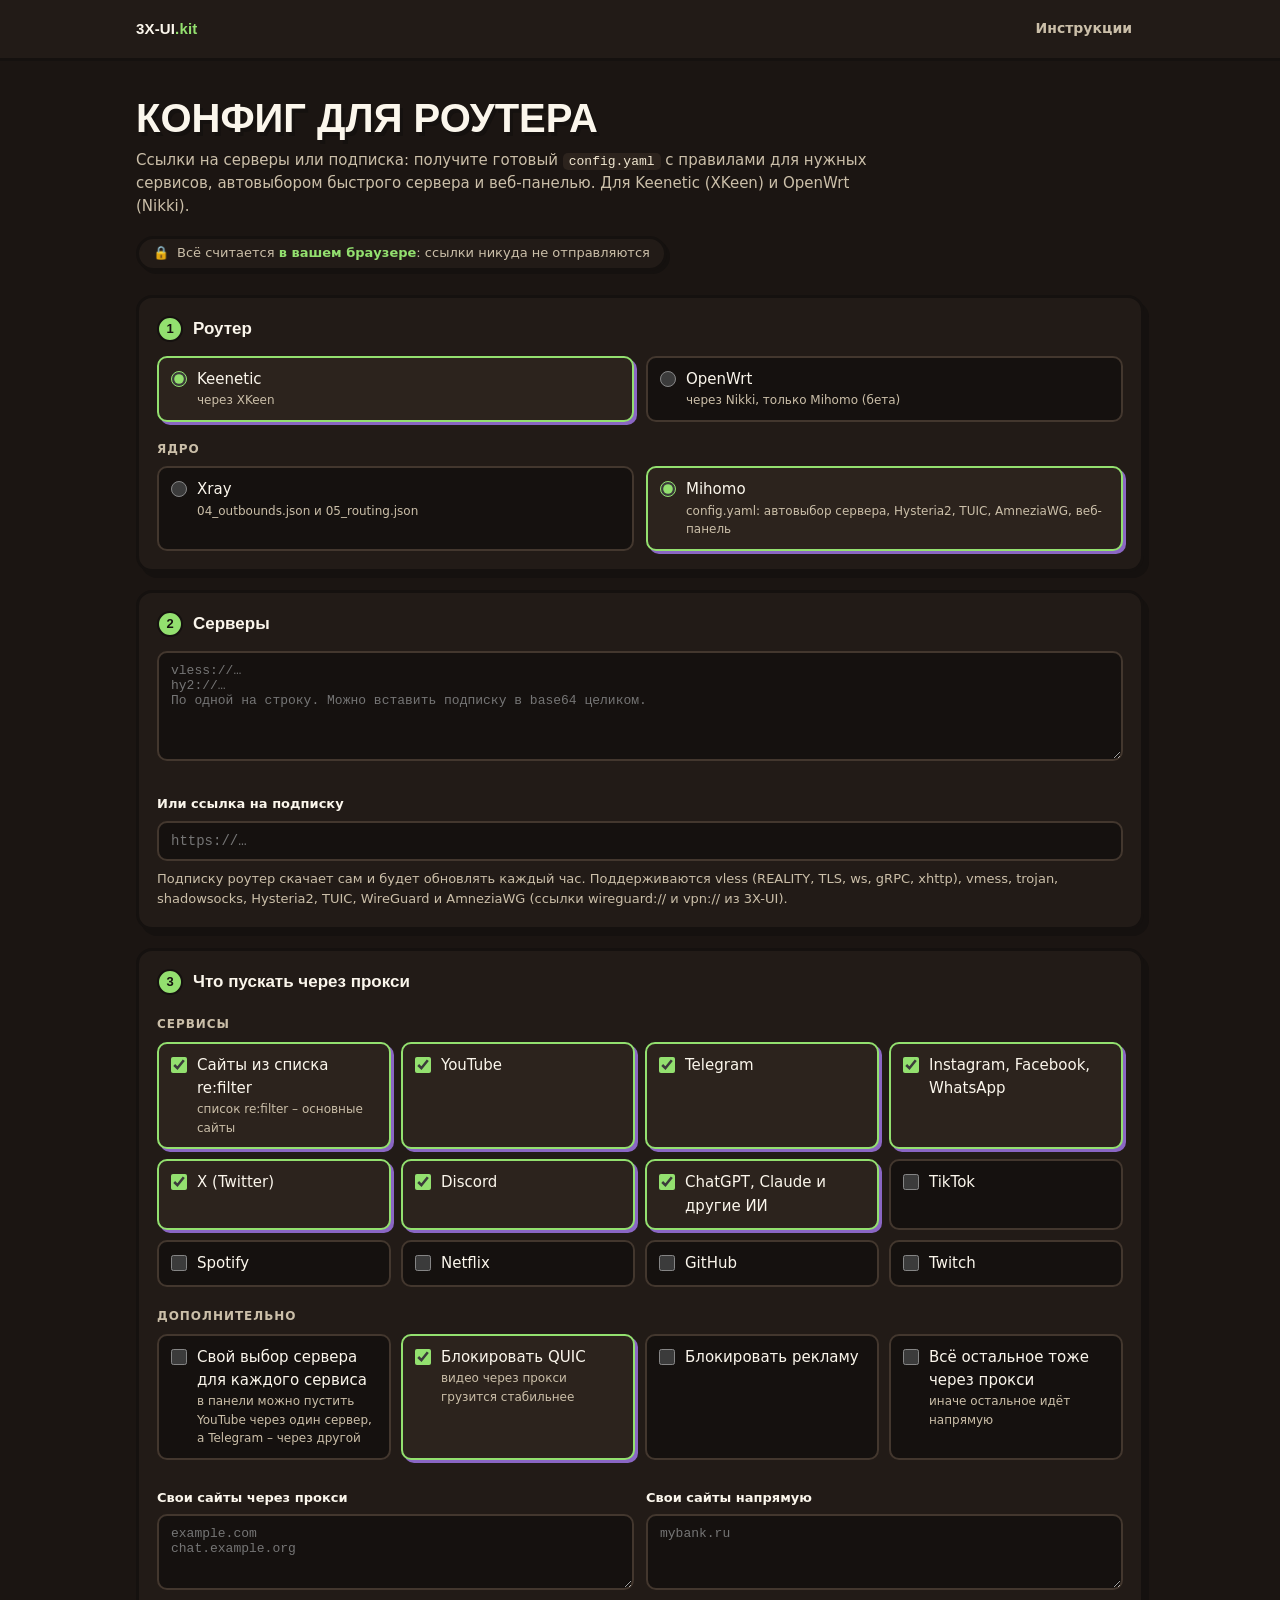
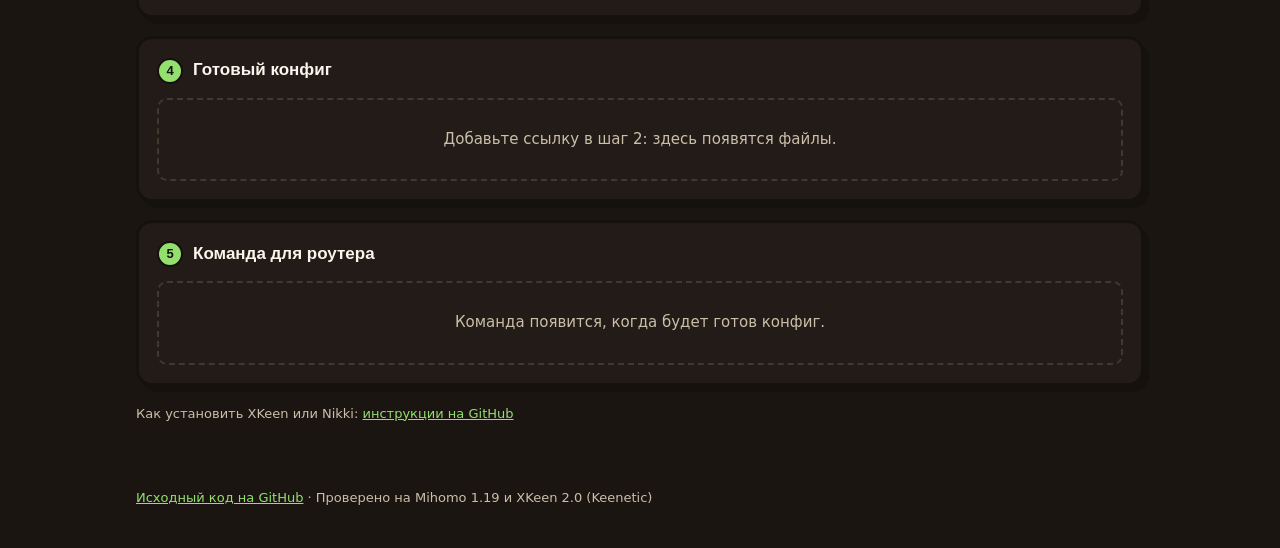
<file: tools/index.html>
<!DOCTYPE html>
<html lang="ru">
<head>
<meta charset="utf-8">
<meta name="viewport" content="width=device-width, initial-scale=1">
<title>Конфиг для роутера: Keenetic и OpenWrt</title>
<meta name="description" content="Готовый конфиг Xray или Mihomo и команда для роутера Keenetic (XKeen) или OpenWrt (Nikki) из ссылок на ваш сервер – прямо в браузере">
<link rel="icon" href="data:image/svg+xml,<svg xmlns='http://www.w3.org/2000/svg' viewBox='0 0 100 100'><text y='.9em' font-size='90'>🕶️</text></svg>">
<link rel="stylesheet" href="lib/ui.css">
</head>
<body>
<header><div class="bar">
  <a class="brand" href="https://github.com/itsnotkubrick/3X-UI_KIT">3X-UI<span>.kit</span></a>
  <nav><a href="https://github.com/itsnotkubrick/3X-UI_KIT/blob/main/manuals/xkeen-keenetic.md">Инструкции</a></nav>
</div></header>

<main>
  <h1>Конфиг для роутера</h1>
  <p class="lead" id="lead"></p>
  <div class="privacy">🔒 <span>Всё считается <b>в вашем браузере</b>: ссылки никуда не отправляются</span></div>

  <section class="step">
    <h2><span class="num">1</span>Роутер</h2>
    <div class="grid two" id="routers"></div>
    <div class="sub" style="margin-top:18px">Ядро</div>
    <div class="grid two" id="cores"></div>
    <p class="hint" id="coreNote" hidden></p>
  </section>

  <section class="step">
    <h2><span class="num">2</span><span id="serversTitle">Серверы</span></h2>
    <textarea id="links" class="mono" spellcheck="false" placeholder="vless://…&#10;hy2://…&#10;По одной на строку. Можно вставить подписку в base64 целиком."></textarea>
    <div class="parsed" id="parsed"></div>
    <div id="subBox">
      <label class="field" for="sub">Или ссылка на подписку</label>
      <input type="url" id="sub" class="mono" spellcheck="false" placeholder="https://…">
    </div>
    <p class="hint" id="serversHint"></p>
  </section>

  <section class="step">
    <h2><span class="num">3</span>Что пускать через прокси</h2>
    <div id="basesBox">
      <div class="sub">Геобазы на роутере</div>
      <div class="grid" id="bases"></div>
      <p class="hint">Какие базы вы выбрали при установке XKeen. Не уверены – оставьте ZKeen: её XKeen ставит по умолчанию.</p>
    </div>
    <div class="sub">Сервисы</div>
    <div class="grid" id="servicesXray"></div>
    <div class="grid" id="servicesMihomo"></div>
    <div class="sub">Дополнительно</div>
    <div class="grid">
      <label class="opt" id="perServiceOpt"><input type="checkbox" id="perService"><span>Свой выбор сервера для каждого сервиса<small>в панели можно пустить YouTube через один сервер, а Telegram – через другой</small></span></label>
      <label class="opt"><input type="checkbox" id="blockQuic" checked><span>Блокировать QUIC<small>видео через прокси грузится стабильнее</small></span></label>
      <label class="opt" id="adsOpt"><input type="checkbox" id="blockAds"><span>Блокировать рекламу<small id="adsHint"></small></span></label>
      <label class="opt"><input type="checkbox" id="finalProxy"><span>Всё остальное тоже через прокси<small>иначе остальное идёт напрямую</small></span></label>
    </div>
    <div class="grid two" style="margin-top:14px">
      <div><label class="field" for="proxyDomains">Свои сайты через прокси</label>
        <textarea id="proxyDomains" class="mono" rows="3" style="min-height:76px" placeholder="example.com&#10;chat.example.org"></textarea></div>
      <div><label class="field" for="directDomains">Свои сайты напрямую</label>
        <textarea id="directDomains" class="mono" rows="3" style="min-height:76px" placeholder="mybank.ru"></textarea></div>
    </div>
    <div id="tagBox">
      <label class="field" for="tag">Тег основного сервера</label>
      <input type="text" id="tag" value="vless-reality" spellcheck="false">
      <p class="hint">XKeen по умолчанию ожидает <code>vless-reality</code>: менять стоит, только если вы правили правила вручную.</p>
    </div>
  </section>

  <section class="step">
    <h2><span class="num">4</span>Готовый конфиг</h2>
    <div id="result"><div class="empty">Добавьте ссылку в шаг 2: здесь появятся файлы.</div></div>
  </section>

  <section class="step">
    <h2><span class="num">5</span>Команда для роутера</h2>
    <div id="cmdBox"><div class="empty">Команда появится, когда будет готов конфиг.</div></div>
  </section>

  <p class="hint">Как установить XKeen или Nikki: <a href="https://github.com/itsnotkubrick/3X-UI_KIT/blob/main/manuals/xkeen-keenetic.md">инструкции на GitHub</a></p>
</main>
<footer><a href="https://github.com/itsnotkubrick/3X-UI_KIT/tree/main/tools">Исходный код на GitHub</a> · <span id="tested"></span></footer>

<script src="lib/links.js"></script>
<script src="lib/xray.js"></script>
<script src="lib/mihomo.js"></script>
<script src="lib/router.js"></script>
<script src="lib/ui.js"></script>
<script>
(function () {
  const { $, esc, store } = UI;
  const XS = PM.XRAY_SERVICES, XB = PM.XRAY_BASES, MS = PM.MIHOMO_SERVICES, R = PM.ROUTERS, C = PM.CORES;
  const saved = { xray: JSON.parse(store.get('xray') || '{}'), mihomo: JSON.parse(store.get('mihomo') || '{}') };
  const q = new URLSearchParams(location.search);
  // Секрет панели Mihomo создаётся один раз на странице, чтобы не менялся при каждой правке.
  const secret = Array.from(crypto.getRandomValues(new Uint8Array(12)), (b) => b.toString(16).padStart(2, '0')).join('');
  const pick = (v, list, d) => (list.includes(v) ? v : d);
  let router = pick(q.get('router') || store.get('router'), Object.keys(R), 'keenetic');
  let core = pick(q.get('core') || store.get('core'), Object.keys(C), 'mihomo');
  if (!R[router].cores.includes(core)) core = R[router].cores[0];
  let tab = null, files = null;

  const radio = (name, id, on, off, label, hint) =>
    '<label class="opt' + (on ? ' on' : '') + (off ? ' off' : '') + '"><input type="radio" name="' + name + '" value="' + id + '"' +
    (on ? ' checked' : '') + (off ? ' disabled' : '') + '><span>' + esc(label) + '<small>' + esc(hint) + '</small></span></label>';
  function drawChoices() {
    $('#routers').innerHTML = Object.keys(R).map((k) => radio('router', k, k === router, false, R[k].label, R[k].hint)).join('');
    $('#cores').innerHTML = Object.keys(C).map((k) => radio('core', k, k === core, !R[router].cores.includes(k), C[k].label, C[k].hint)).join('');
    $('#coreNote').hidden = router !== 'openwrt';
    $('#coreNote').textContent = 'На OpenWrt конфиг ставится в Nikki, а он работает на ядре Mihomo.';
  }

  const svcHtml = (list, set, name) => list.map((s) =>
    '<label class="opt" data-svc="' + s.id + '"><input type="checkbox" name="' + name + '" value="' + s.id + '"' +
    ((set.services ? set.services.includes(s.id) : s.on) ? ' checked' : '') + '><span>' + esc(s.label) +
    '<small>' + esc(s.hint || '') + '</small></span></label>').join('');
  $('#bases').innerHTML = Object.keys(XB).map((k) =>
    '<label class="opt"><input type="checkbox" name="base" value="' + k + '"' + ((saved.xray.bases || ['zkeen']).includes(k) ? ' checked' : '') + '>' +
    '<span>' + esc(XB[k].label) + '<small>' + esc(XB[k].hint) + '</small></span></label>').join('');
  $('#servicesXray').innerHTML = svcHtml(XS, saved.xray, 'svcX');
  $('#servicesMihomo').innerHTML = svcHtml(MS, saved.mihomo, 'svcM');
  ['blockQuic', 'blockAds', 'finalProxy'].forEach((k) => { if (k in saved[core]) $('#' + k).checked = saved[core][k]; });
  if ('perService' in saved.mihomo) $('#perService').checked = saved.mihomo.perService;
  if (saved.xray.tag) $('#tag').value = saved.xray.tag;

  const checked = (n) => Array.from(document.querySelectorAll('input[name=' + n + ']:checked')).map((i) => i.value);
  function opts() {
    const o = {
      blockQuic: $('#blockQuic').checked, blockAds: $('#blockAds').checked, finalProxy: $('#finalProxy').checked,
      proxyDomains: $('#proxyDomains').value, directDomains: $('#directDomains').value,
    };
    if (core === 'xray') return Object.assign(o, { bases: checked('base'), services: checked('svcX'), tag: $('#tag').value.trim() || 'vless-reality' });
    const sub = $('#sub').value.trim();
    return Object.assign(o, { services: checked('svcM'), perService: $('#perService').checked, subscription: /^https?:\/\/\S+$/.test(sub) ? sub : '', secret, target: router === 'openwrt' ? 'nikki' : 'xkeen' });
  }

  // Без нужной базы V2Fly сервис недоступен: галочку снимаем, но помним выбор до возвращения базы.
  function syncXray(o) {
    XS.forEach((s) => {
      const el = document.querySelector('[data-svc="' + s.id + '"]');
      if (!el || !el.querySelector('input[name=svcX]')) return;
      const box = el.querySelector('input'), ok = PM.xrayServiceAvailable(s, o.bases);
      if (!ok && !box.disabled) { box.dataset.want = box.checked ? '1' : ''; box.checked = false; }
      if (ok && box.disabled) box.checked = box.dataset.want === '1';
      el.classList.toggle('off', !ok);
      box.disabled = !ok;
      const need = Object.keys(XB).filter((b) => s[b]).map((b) => XB[b].label).join(' или ');
      el.querySelector('small').textContent = ok ? (s.hint || '') : 'нужна база ' + need;
    });
    const ads = o.bases.includes('v2fly'), box = $('#blockAds');
    if (!ads && !box.disabled) { box.dataset.want = box.checked ? '1' : ''; box.checked = false; }
    if (ads && box.disabled) box.checked = box.dataset.want === '1';
    $('#adsOpt').classList.toggle('off', !ads);
    box.disabled = !ads;
    $('#adsHint').textContent = ads ? '' : 'нужна база V2Fly';
  }

  function applyMode() {
    const x = core === 'xray';
    $('#lead').innerHTML = x
      ? 'Вставьте ссылку на свой сервер: получите готовые <code>04_outbounds.json</code> и <code>05_routing.json</code> для XKeen на Keenetic.'
      : 'Ссылки на серверы или подписка: получите готовый <code>config.yaml</code> с правилами для нужных сервисов, автовыбором быстрого сервера и веб-панелью. Для Keenetic (XKeen) и OpenWrt (Nikki).';
    $('#serversTitle').textContent = x ? 'Ссылки на серверы' : 'Серверы';
    $('#subBox').hidden = x;
    $('#basesBox').hidden = !x; $('#tagBox').hidden = !x; $('#perServiceOpt').hidden = x;
    $('#servicesXray').hidden = !x; $('#servicesMihomo').hidden = x;
    $('#serversHint').innerHTML = x
      ? 'Поддерживаются vless (REALITY, TLS, ws, gRPC, xhttp, httpupgrade), vmess, trojan, shadowsocks, Hysteria2 и WireGuard. Несколько серверов: Xray сам выберет самый быстрый. TUIC и AmneziaWG работают через Mihomo.'
      : 'Подписку роутер скачает сам и будет обновлять каждый час. Поддерживаются vless (REALITY, TLS, ws, gRPC, xhttp), vmess, trojan, shadowsocks, Hysteria2, TUIC, WireGuard и AmneziaWG (ссылки wireguard:// и vpn:// из 3X-UI).';
    $('#tested').textContent = x ? 'Проверено на Xray 26 и XKeen 2.0' : 'Проверено на Mihomo 1.19 и XKeen 2.0 (Keenetic)';
    ['blockQuic', 'blockAds', 'finalProxy'].forEach((k) => { if (k in saved[core]) $('#' + k).checked = saved[core][k]; });
    $('#blockAds').disabled = false; $('#adsOpt').classList.remove('off'); $('#adsHint').textContent = '';
  }

  const EMPTY = '<div class="empty">Добавьте ссылку в шаг 2: здесь появятся файлы.</div>';
  function out() { return $('#out'); }
  function show() {
    if (!files || !out()) return;
    out().textContent = files[tab];
    $('#dl').textContent = 'Скачать ' + tab;
  }

  function render() {
    if (core === 'xray') syncXray(opts());
    const o = opts();
    store.set('router', router); store.set('core', core);
    const keep = core === 'xray'
      ? { bases: o.bases, services: o.services, tag: o.tag, blockQuic: o.blockQuic, blockAds: o.blockAds, finalProxy: o.finalProxy }
      : { services: o.services, perService: o.perService, blockQuic: o.blockQuic, blockAds: o.blockAds, finalProxy: o.finalProxy };
    saved[core] = keep; store.set(core, JSON.stringify(keep));
    document.querySelectorAll('.opt').forEach((l) => { const i = l.querySelector('input'); if (i) l.classList.toggle('on', i.checked); });

    const parsed = PM.parseText($('#links').value);
    let r = null, err = '', skipped = [];
    try {
      if (core === 'xray') { if (parsed.proxies.length) { r = PM.buildXray(parsed.proxies, o); skipped = r.skipped; } }
      else if (parsed.proxies.length || o.subscription) r = PM.buildMihomo(parsed.proxies, o);
    } catch (e) { err = e.message; }
    if (core === 'mihomo' && $('#sub').value.trim() && !o.subscription) err = 'Подписка должна начинаться с http:// или https://';
    UI.renderParsed($('#parsed'), parsed, skipped);

    if (!r) {
      files = null; tab = null;
      $('#result').innerHTML = err ? '<div class="msg err">' + esc(err) + '</div>' : EMPTY;
      $('#cmdBox').innerHTML = '<div class="empty">Команда появится, когда будет готов конфиг.</div>';
      return;
    }
    if (core === 'xray') {
      files = {}; Object.keys(r.files).forEach((n) => { files[n] = JSON.stringify(r.files[n], null, 2) + '\n'; });
    } else files = { 'config.yaml': r.yaml };
    const names = Object.keys(files);
    if (!tab || !files[tab]) tab = names[0];
    // Вкладки пересобираем, только когда меняется набор файлов.
    const sig = names.join('|') + '|' + core;
    if (!out() || $('#result').dataset.sig !== sig) {
      $('#result').dataset.sig = sig;
      $('#result').innerHTML =
        '<div class="tabs" id="tabs">' + names.map((n) => '<button data-tab="' + n + '"' + (n === tab ? ' class="on"' : '') + '>' + esc(n) + '</button>').join('') + '</div>' +
        '<div class="out"><pre class="code" id="out"></pre></div>' +
        '<div class="actions"><button class="btn" id="cp">Скопировать</button><button class="btn ghost" id="dl"></button></div><div id="note"></div>';
      UI.tabs($('#tabs'), (t) => { tab = t; show(); });
      $('#cp').onclick = (e) => UI.copy(files[tab], e.target);
      $('#dl').onclick = () => UI.download(tab, files[tab]);
    }
    show();
    const notes = [];
    if (core === 'xray' && r.count > 1) notes.push('Серверов: ' + r.count + '. Xray будет каждую минуту проверять их и выбирать самый быстрый.');
    if (skipped.length) notes.push('Пропущено: ' + skipped.map((s) => s.name + ' – ' + s.error).join('; '));
    (r.warnings || []).forEach((w) => notes.push(w));
    $('#note').innerHTML = notes.map((n) => '<div class="msg warn">' + esc(n) + '</div>').join('');

    const cmd = PM.routerCommand(router, core, files);
    const how = [
      '<li>Подключитесь к роутеру: <code>' + esc(R[router].ssh) + '</code></li>',
      router === 'openwrt' ? '<li>Nikki уже должен быть установлен (как это сделать – в инструкции).</li>' : (core === 'mihomo' ? '<li>Если XKeen сейчас работает на Xray, сначала выполните <code>xkeen -mihomo</code></li>' : ''),
      '<li>Вставьте команду целиком и нажмите Enter.</li>',
      core === 'mihomo' ? '<li>Панель управления: <code>http://192.168.x.x:9090/ui</code>, секрет: <code>' + esc(secret) + '</code></li>' : '<li>Проверить: <code>xkeen -status</code></li>',
    ].join('');
    $('#cmdBox').innerHTML = '<p class="hint" style="margin:0 0 12px">' + esc(PM.routerDescribe(router, core)) + ' Вставьте в SSH: <code>' + esc(R[router].ssh) + '</code></p>' +
      '<pre class="code" id="cmd"></pre><div class="actions"><button class="btn" id="cpc">Скопировать команду</button></div>' +
      '<ol class="how">' + how + '</ol>' +
      (router === 'openwrt' ? '<div class="msg warn">Если команда не сработала, выберите профиль <code>3x-ui-kit.yaml</code> в настройках Nikki (LuCI) вручную.</div>' : '');
    $('#cmd').textContent = cmd;
    $('#cpc').onclick = (e) => UI.copy(cmd, e.target);
  }

  function onChoice(e) {
    const t = e.target;
    if (t.name === 'router') { router = t.value; if (!R[router].cores.includes(core)) core = R[router].cores[0]; }
    else if (t.name === 'core') core = t.value;
    else return false;
    drawChoices(); applyMode(); tab = null; render();
    return true;
  }
  document.addEventListener('change', (e) => { if (!onChoice(e)) render(); });
  document.addEventListener('input', (e) => { if (!/^(router|core)$/.test(e.target.name || '')) render(); });
  drawChoices(); applyMode(); render();
})();
</script>
</body>
</html>
</file>
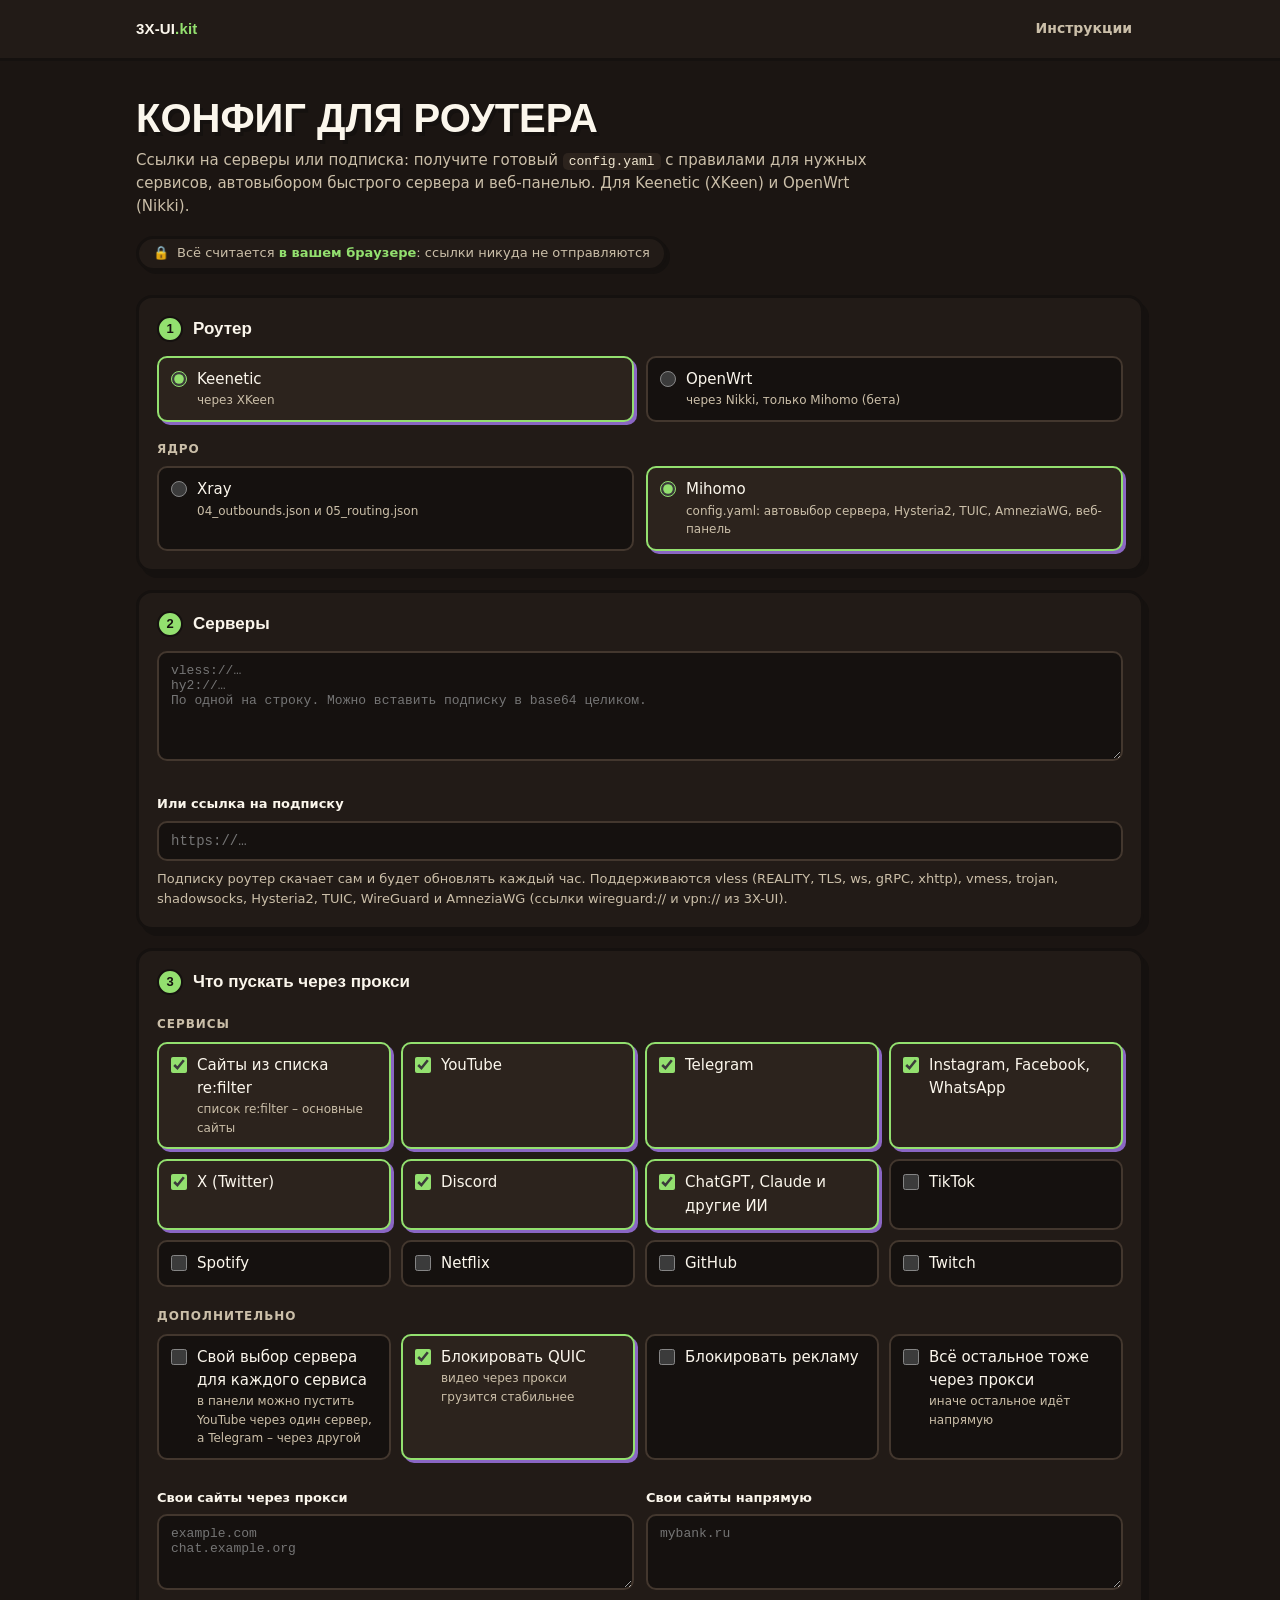
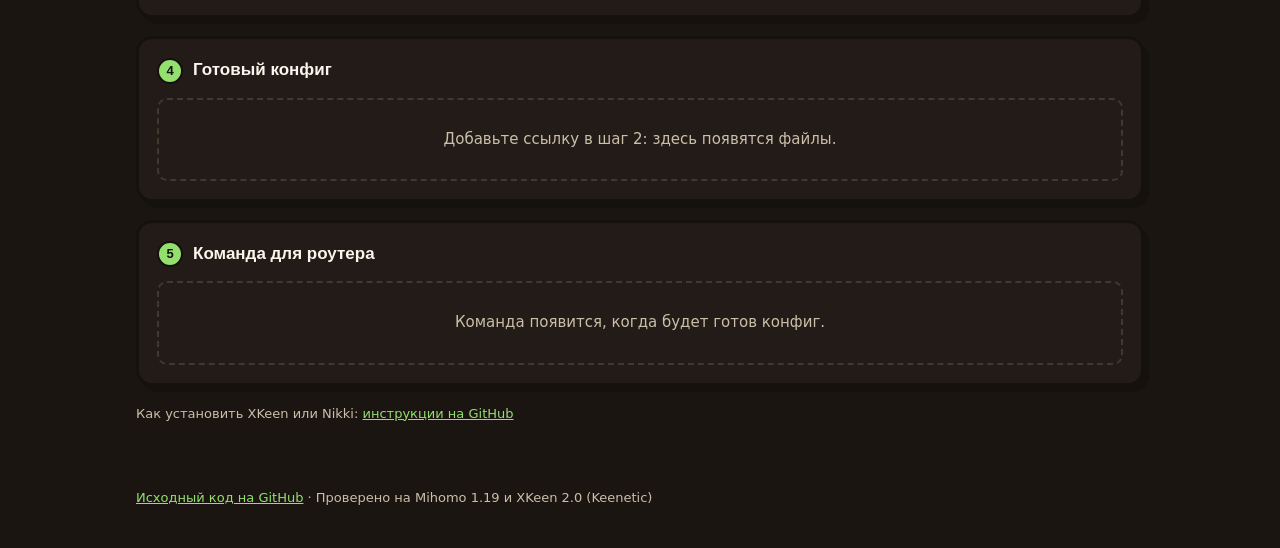
<file: tools/mihomo/index.html>
<!DOCTYPE html>
<html lang="ru"><head><meta charset="utf-8"><title>Конфиг для роутера</title>
<meta http-equiv="refresh" content="0; url=../?core=mihomo"></head>
<body><a href="../?core=mihomo">Конфиг для роутера</a></body></html>
</file>
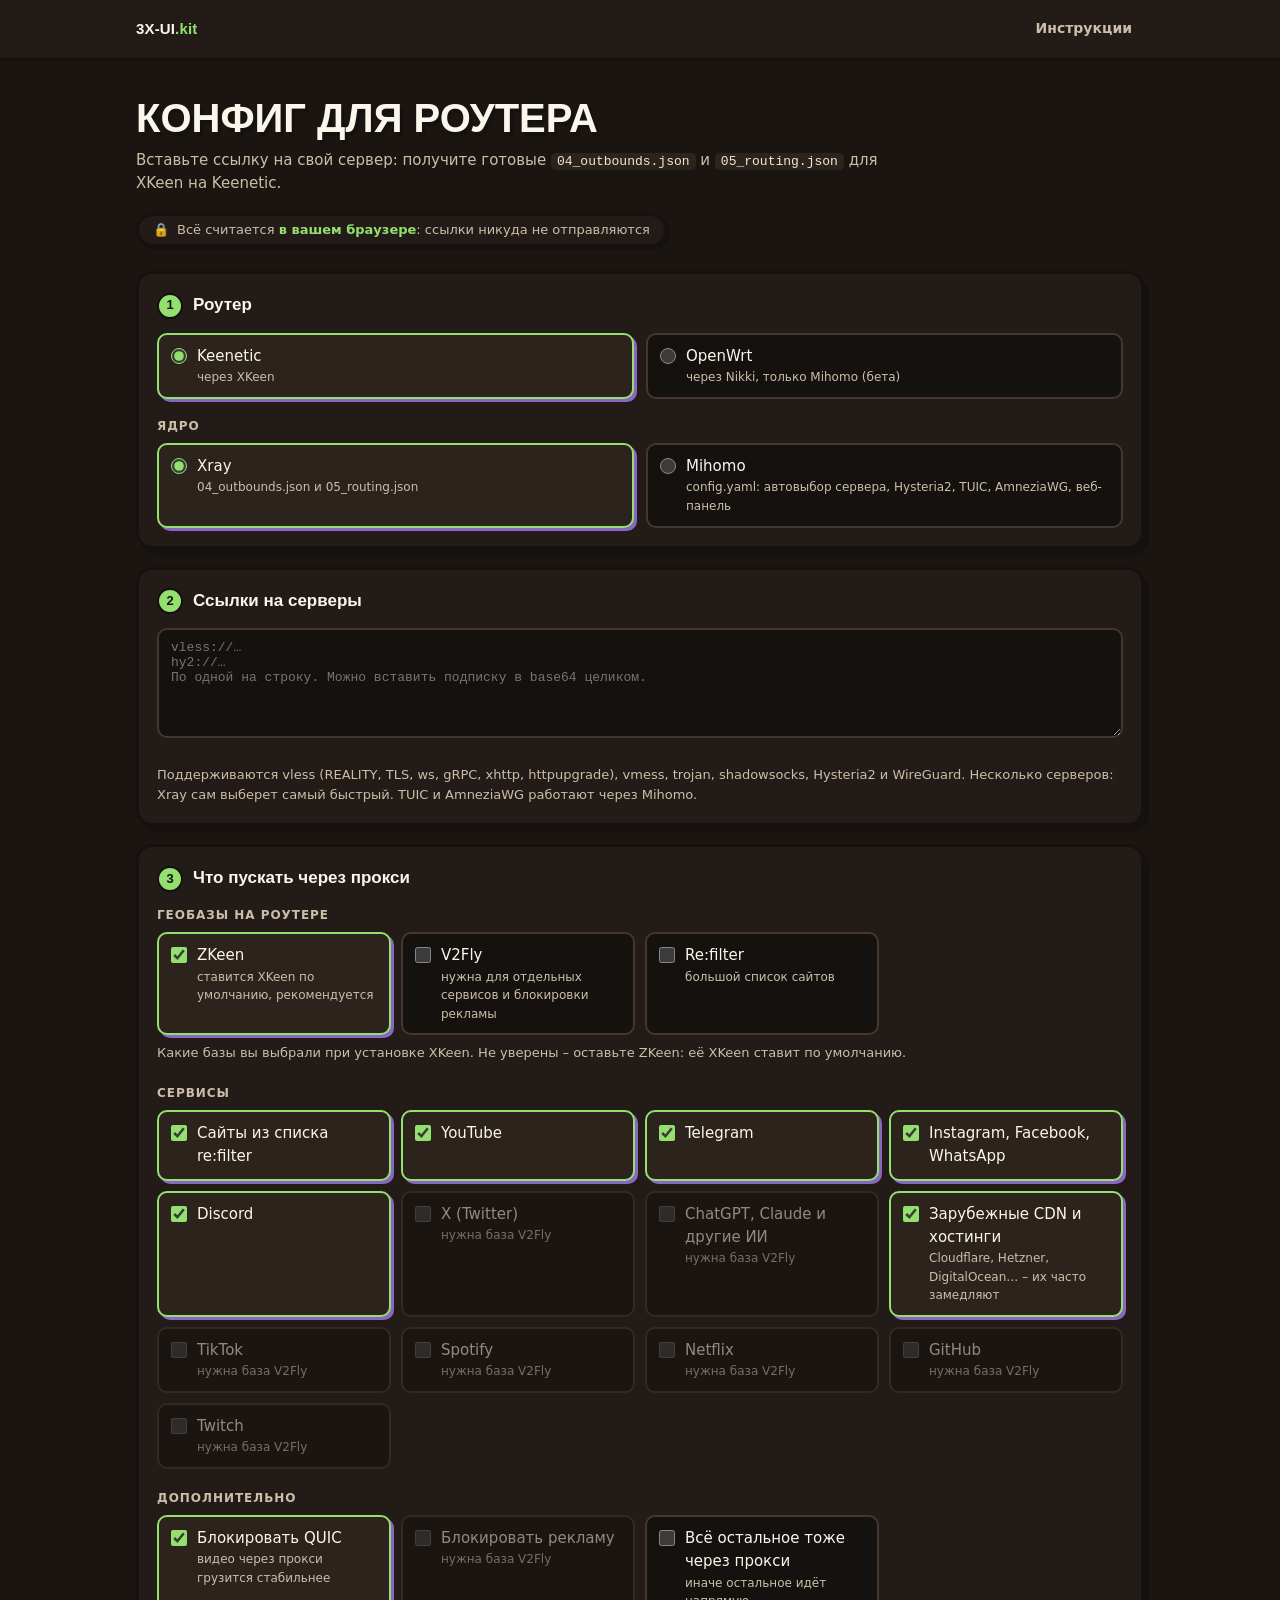
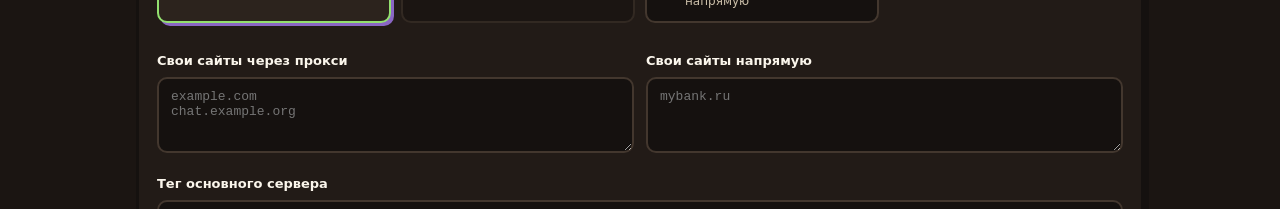
<file: tools/xray/index.html>
<!DOCTYPE html>
<html lang="ru"><head><meta charset="utf-8"><title>Конфиг для роутера</title>
<meta http-equiv="refresh" content="0; url=../?core=xray"></head>
<body><a href="../?core=xray">Конфиг для роутера</a></body></html>
</file>
<file: tools/lib/ui.css>
/* Генератор конфигов для роутера. Оформление по KV канала itsnotkubrick:
   ink, cream, slime (единственный акцент), purple (только тень), card, muted; плашки с толстой обводкой и жёсткой тенью. */
:root {
  --ink: #15110F; --bg: #1b1512; --card: #221B17; --card2: #2c231d; --line: #43372e;
  --cream: #F2E8D2; --text: #FBF6EC; --muted: #CBBFA9;
  --slime: #93E06F; --purple: #8A66C4; --warn: #E8B04B; --err: #F0705F;
  --head: Rubik, "Arial Black", "Helvetica Neue", Arial, system-ui, sans-serif;
  --mono: "JetBrains Mono", ui-monospace, SFMono-Regular, Menlo, Consolas, monospace;
  color-scheme: dark;
}
* { box-sizing: border-box; }
body { margin: 0; background: var(--bg); color: var(--text); font: 15px/1.55 Rubik, -apple-system, "Segoe UI", Roboto, system-ui, sans-serif; }
a { color: var(--slime); }
code, pre, textarea.mono, input.mono { font-family: var(--mono); font-size: 13px; }

header { border-bottom: 3px solid var(--ink); background: var(--card); }
.bar { max-width: 1040px; margin: 0 auto; padding: 12px 16px; display: flex; gap: 16px; align-items: center; flex-wrap: wrap; }
.brand { font-family: var(--head); font-weight: 900; color: var(--text); text-decoration: none; letter-spacing: .01em; }
.brand span { color: var(--slime); }
nav { display: flex; gap: 4px; margin-left: auto; }
nav a { padding: 6px 12px; border-radius: 8px; color: var(--muted); text-decoration: none; font-weight: 700; font-size: 14px; }
nav a:hover { color: var(--text); }

main { max-width: 1040px; margin: 0 auto; padding: 28px 16px 64px; }
h1 { font-family: var(--head); font-weight: 900; text-transform: uppercase; font-size: clamp(28px, 5vw, 40px); line-height: 1.05; margin: 8px 0 10px;
  color: var(--text); -webkit-text-stroke: 0; text-shadow: 3px 4px 0 var(--ink); }
.lead { color: var(--muted); margin: 0 0 18px; max-width: 760px; }
.lead code { color: var(--cream); }
.privacy { display: inline-flex; gap: 8px; align-items: center; font-size: 13px; color: var(--muted); background: var(--card); border: 3px solid var(--ink); border-radius: 999px; padding: 4px 14px; margin-bottom: 24px; box-shadow: 3px 3px 0 var(--ink); }
.privacy b { color: var(--slime); }

section.step { background: var(--card); border: 3px solid var(--ink); border-radius: 16px; padding: 18px; margin-bottom: 18px; box-shadow: 5px 6px 0 var(--ink); }
.step h2 { font-family: var(--head); font-weight: 800; font-size: 17px; margin: 0 0 14px; display: flex; gap: 10px; align-items: center; }
.num { width: 26px; height: 26px; border-radius: 50%; background: var(--slime); color: var(--ink); border: 2px solid var(--ink); display: inline-grid; place-items: center; font-size: 13px; font-weight: 900; flex: none; }
.hint { color: var(--muted); font-size: 13px; margin: 8px 0 0; }
.hint a { color: var(--slime); }

textarea, input[type=text], input[type=url] {
  width: 100%; background: var(--ink); color: var(--text); border: 2px solid var(--line); border-radius: 10px; padding: 10px 12px; font-size: 14px;
}
textarea { resize: vertical; min-height: 110px; }
textarea:focus, input:focus { outline: 3px solid var(--slime); outline-offset: -2px; border-color: transparent; }
label.field { display: block; font-size: 13px; font-weight: 700; margin: 14px 0 6px; }

.parsed { display: flex; flex-wrap: wrap; gap: 8px; margin-top: 12px; }
.chip { display: inline-flex; gap: 8px; align-items: center; background: var(--card2); border: 2px solid var(--ink); border-radius: 8px; padding: 5px 10px; font-size: 13px; max-width: 100%; box-shadow: 2px 2px 0 var(--ink); }
.chip .p { font-weight: 800; color: var(--slime); text-transform: uppercase; font-size: 11px; letter-spacing: .04em; }
.chip .s { color: var(--muted); overflow: hidden; text-overflow: ellipsis; white-space: nowrap; }
.chip.bad { border-color: var(--err); }
.chip.bad .p { color: var(--err); }
.chip.skip { border-color: var(--warn); }
.chip.skip .p { color: var(--warn); }

.grid { display: grid; grid-template-columns: repeat(auto-fill, minmax(230px, 1fr)); gap: 10px; }
.grid.two { grid-template-columns: repeat(2, 1fr); }
@media (max-width: 640px) { .grid.two { grid-template-columns: 1fr; } }
.opt { display: flex; gap: 10px; align-items: flex-start; padding: 10px 12px; border: 2px solid var(--line); border-radius: 10px; cursor: pointer; background: var(--ink); }
.opt:hover { border-color: var(--muted); }
.opt input { margin: 3px 0 0; accent-color: var(--slime); width: 16px; height: 16px; flex: none; }
.opt small { display: block; color: var(--muted); font-size: 12px; }
.opt.on { border-color: var(--slime); background: var(--card2); box-shadow: 3px 3px 0 var(--purple); }
.opt.off { opacity: .5; cursor: not-allowed; }
.opt.off:hover { border-color: var(--line); }
.sub { font-size: 12px; font-weight: 800; color: var(--muted); text-transform: uppercase; letter-spacing: .08em; margin: 20px 0 8px; }
.sub:first-child { margin-top: 0; }
.two { display: grid; grid-template-columns: 1fr 1fr; gap: 12px; }
@media (max-width: 640px) { .two { grid-template-columns: 1fr; } }
[hidden] { display: none !important; }

.tabs { display: flex; gap: 4px; flex-wrap: wrap; border-bottom: 2px solid var(--line); margin-bottom: 12px; }
.tabs button { background: none; border: 0; color: var(--muted); padding: 8px 12px; font: inherit; font-weight: 700; font-size: 14px; cursor: pointer; border-bottom: 3px solid transparent; margin-bottom: -2px; }
.tabs button.on { color: var(--text); border-bottom-color: var(--slime); }
.out { position: relative; }
pre.code { margin: 0; background: var(--ink); border: 2px solid var(--line); border-radius: 10px; padding: 14px; overflow: auto; max-height: 420px; color: var(--slime); white-space: pre; }
.actions { display: flex; gap: 10px; flex-wrap: wrap; margin-top: 12px; }
button.btn { background: var(--slime); color: var(--ink); border: 3px solid var(--ink); border-radius: 10px; padding: 8px 16px; font: inherit; font-weight: 800; font-size: 14px; cursor: pointer; box-shadow: 3px 4px 0 var(--ink); }
button.btn:active { transform: translate(2px, 2px); box-shadow: 1px 2px 0 var(--ink); }
button.btn.ghost { background: var(--card2); color: var(--text); border-color: var(--ink); }
button.btn:disabled { opacity: .45; cursor: not-allowed; }
.msg { font-size: 13px; margin-top: 10px; }
.msg.err { color: var(--err); }
.msg.warn { color: var(--warn); }
.empty { color: var(--muted); padding: 28px; text-align: center; border: 2px dashed var(--line); border-radius: 10px; }
ol.how { margin: 12px 0 0; padding-left: 20px; color: var(--muted); font-size: 14px; }
ol.how li { margin: 4px 0; }
ol.how code, .hint code, .lead code { color: var(--cream); background: var(--card2); padding: 1px 6px; border-radius: 5px; }
footer { max-width: 1040px; margin: 0 auto; padding: 0 16px 40px; color: var(--muted); font-size: 13px; }
footer a { color: var(--slime); }
</file>
